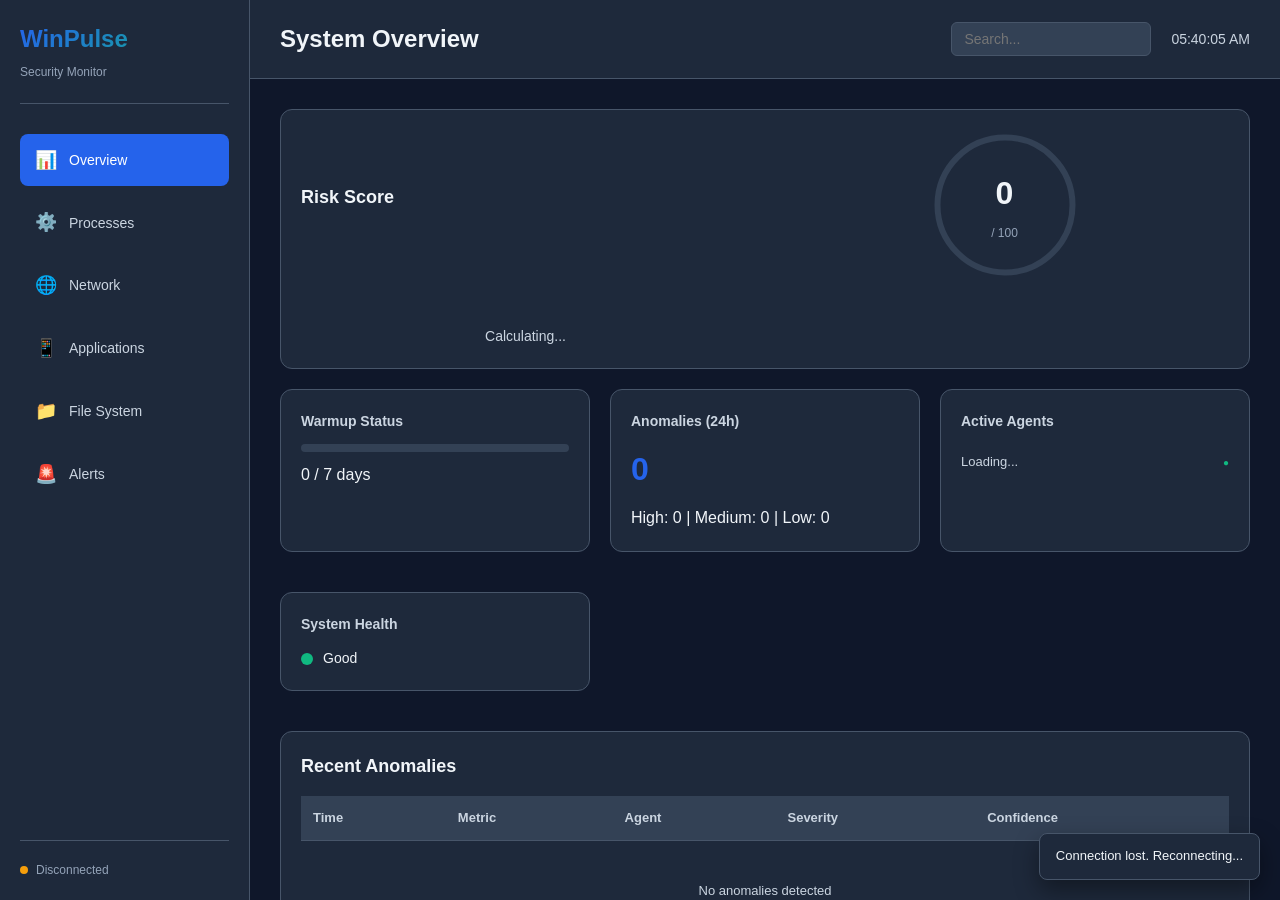
<file: frontend/index.html>
<!DOCTYPE html>
<html lang="en">
<head>
    <meta charset="UTF-8">
    <meta name="viewport" content="width=device-width, initial-scale=1.0">
    <title>WinPulse - System Security Dashboard</title>
    <link rel="stylesheet" href="styles.css">
</head>
<body>
    <div class="container">
        <!-- Sidebar Navigation -->
        <aside class="sidebar">
            <div class="logo">
                <h1>WinPulse</h1>
                <p>Security Monitor</p>
            </div>
            <nav class="nav-menu">
                <a href="index.html" class="nav-item active" data-page="overview">
                    <span class="icon">📊</span>
                    <span>Overview</span>
                </a>
                <a href="processes.html" class="nav-item" data-page="processes">
                    <span class="icon">⚙️</span>
                    <span>Processes</span>
                </a>
                <a href="network.html" class="nav-item" data-page="network">
                    <span class="icon">🌐</span>
                    <span>Network</span>
                </a>
                <a href="applications.html" class="nav-item" data-page="applications">
                    <span class="icon">📱</span>
                    <span>Applications</span>
                </a>
                <a href="filesystem.html" class="nav-item" data-page="filesystem">
                    <span class="icon">📁</span>
                    <span>File System</span>
                </a>
                <a href="alerts.html" class="nav-item" data-page="alerts">
                    <span class="icon">🚨</span>
                    <span>Alerts</span>
                </a>
            </nav>
            <div class="sidebar-footer">
                <div class="status-indicator">
                    <span class="dot online"></span>
                    <span id="connection-status">Connected</span>
                </div>
            </div>
        </aside>

        <!-- Main Content -->
        <main class="main-content">
            <!-- Header -->
            <header class="header">
                <div class="header-left">
                    <h2 id="page-title">System Overview</h2>
                </div>
                <div class="header-right">
                    <div class="search-box">
                        <input type="text" placeholder="Search..." id="search-input">
                    </div>
                    <div class="user-menu">
                        <span id="current-time"></span>
                    </div>
                </div>
            </header>

            <!-- Content Area -->
            <div class="content">
                <!-- Overview Page -->
                <section id="overview-page" class="page active">
                    <!-- Risk Score Card -->
                    <div class="card risk-card">
                        <h3>Risk Score</h3>
                        <div class="risk-gauge">
                            <svg viewBox="0 0 200 200" class="gauge">
                                <circle cx="100" cy="100" r="90" class="gauge-bg"></circle>
                                <circle cx="100" cy="100" r="90" class="gauge-fill" id="risk-gauge-fill"></circle>
                            </svg>
                            <div class="risk-value">
                                <span id="risk-score">0</span>
                                <span class="risk-label">/ 100</span>
                            </div>
                        </div>
                        <p class="risk-status" id="risk-status">Calculating...</p>
                    </div>

                    <!-- System Status Cards -->
                    <div class="cards-grid">
                        <div class="card">
                            <h4>Warmup Status</h4>
                            <div class="status-content">
                                <div class="progress-bar">
                                    <div class="progress-fill" id="warmup-progress" style="width: 0%"></div>
                                </div>
                                <p id="warmup-text">0 / 7 days</p>
                            </div>
                        </div>

                        <div class="card">
                            <h4>Anomalies (24h)</h4>
                            <div class="status-content">
                                <div class="big-number" id="anomaly-count">0</div>
                                <p id="anomaly-breakdown">High: 0 | Medium: 0 | Low: 0</p>
                            </div>
                        </div>

                        <div class="card">
                            <h4>Active Agents</h4>
                            <div class="status-content">
                                <div class="agents-list" id="agents-list">
                                    <div class="agent-item">
                                        <span class="agent-name">Loading...</span>
                                        <span class="agent-status">●</span>
                                    </div>
                                </div>
                            </div>
                        </div>

                        <div class="card">
                            <h4>System Health</h4>
                            <div class="status-content">
                                <div class="health-indicator" id="health-indicator">
                                    <span class="health-dot"></span>
                                    <span id="health-text">Good</span>
                                </div>
                            </div>
                        </div>
                    </div>

                    <!-- Recent Anomalies -->
                    <div class="card">
                        <h3>Recent Anomalies</h3>
                        <div class="table-container">
                            <table class="data-table">
                                <thead>
                                    <tr>
                                        <th>Time</th>
                                        <th>Metric</th>
                                        <th>Agent</th>
                                        <th>Severity</th>
                                        <th>Confidence</th>
                                    </tr>
                                </thead>
                                <tbody id="recent-anomalies">
                                    <tr>
                                        <td colspan="5" class="empty-state">No anomalies detected</td>
                                    </tr>
                                </tbody>
                            </table>
                        </div>
                    </div>
                </section>
            </div>
        </main>
    </div>

    <!-- WebSocket Connection Status -->
    <div id="connection-toast" class="toast hidden">
        <span id="toast-message">Connecting...</span>
    </div>

    <script src="api.js"></script>
    <script src="ui.js"></script>
    <script src="app.js"></script>
</body>
</html>
</file>
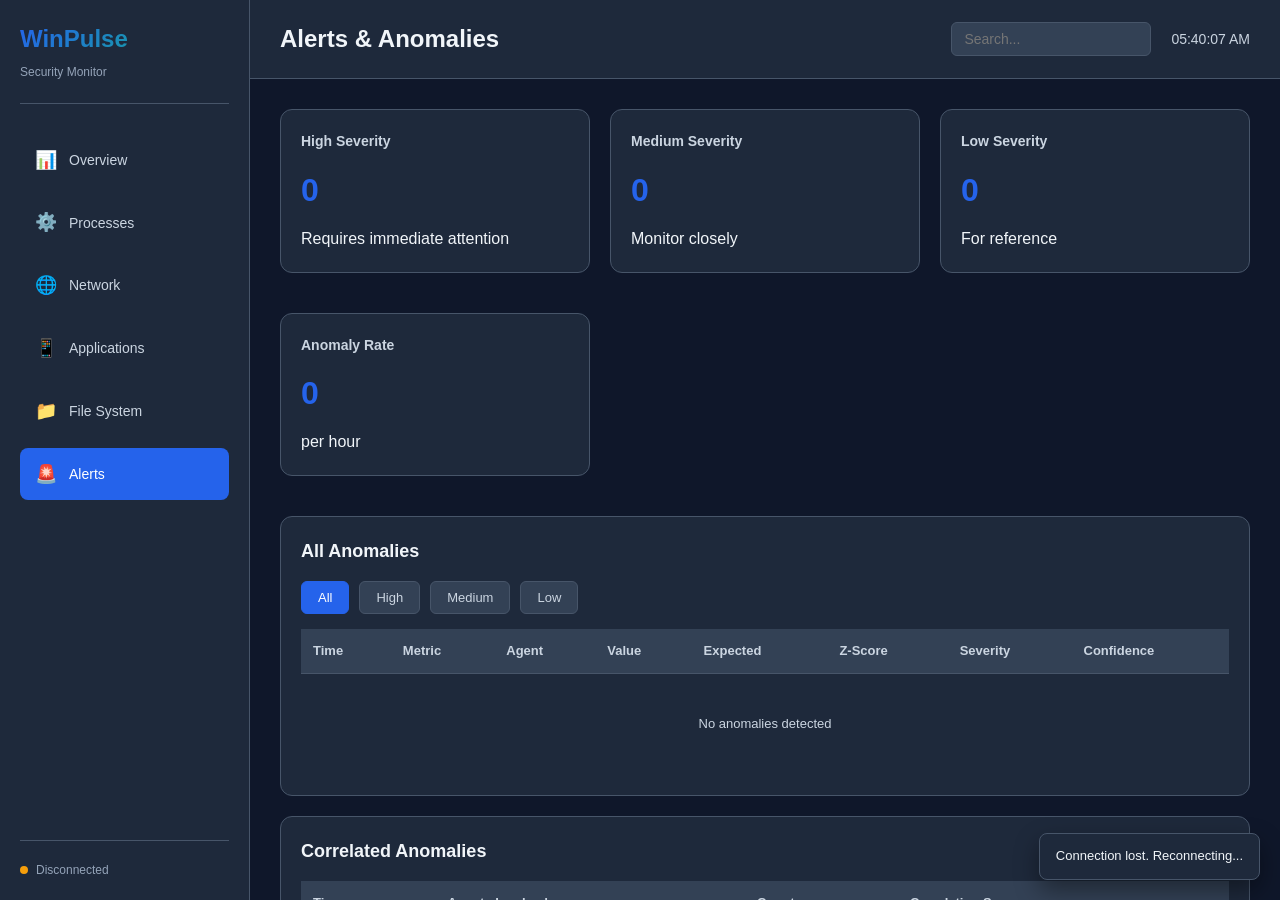
<file: frontend/alerts.html>
<!DOCTYPE html>
<html lang="en">
<head>
    <meta charset="UTF-8">
    <meta name="viewport" content="width=device-width, initial-scale=1.0">
    <title>Alerts & Anomalies - WinPulse</title>
    <link rel="stylesheet" href="styles.css">
</head>
<body>
    <div class="container">
        <aside class="sidebar">
            <div class="logo">
                <h1>WinPulse</h1>
                <p>Security Monitor</p>
            </div>
            <nav class="nav-menu">
                <a href="index.html" class="nav-item" data-page="overview">
                    <span class="icon">📊</span>
                    <span>Overview</span>
                </a>
                <a href="processes.html" class="nav-item" data-page="processes">
                    <span class="icon">⚙️</span>
                    <span>Processes</span>
                </a>
                <a href="network.html" class="nav-item" data-page="network">
                    <span class="icon">🌐</span>
                    <span>Network</span>
                </a>
                <a href="applications.html" class="nav-item" data-page="applications">
                    <span class="icon">📱</span>
                    <span>Applications</span>
                </a>
                <a href="filesystem.html" class="nav-item" data-page="filesystem">
                    <span class="icon">📁</span>
                    <span>File System</span>
                </a>
                <a href="alerts.html" class="nav-item active" data-page="alerts">
                    <span class="icon">🚨</span>
                    <span>Alerts</span>
                </a>
            </nav>
            <div class="sidebar-footer">
                <div class="status-indicator">
                    <span class="dot online"></span>
                    <span id="connection-status">Connected</span>
                </div>
            </div>
        </aside>

        <main class="main-content">
            <header class="header">
                <div class="header-left">
                    <h2 id="page-title">Alerts & Anomalies</h2>
                </div>
                <div class="header-right">
                    <div class="search-box">
                        <input type="text" placeholder="Search..." id="search-input">
                    </div>
                    <div class="user-menu">
                        <span id="current-time"></span>
                    </div>
                </div>
            </header>

            <div class="content">
                <div class="cards-grid">
                    <div class="card">
                        <h4>High Severity</h4>
                        <div class="status-content">
                            <div class="big-number" id="high-count">0</div>
                            <p>Requires immediate attention</p>
                        </div>
                    </div>

                    <div class="card">
                        <h4>Medium Severity</h4>
                        <div class="status-content">
                            <div class="big-number" id="medium-count">0</div>
                            <p>Monitor closely</p>
                        </div>
                    </div>

                    <div class="card">
                        <h4>Low Severity</h4>
                        <div class="status-content">
                            <div class="big-number" id="low-count">0</div>
                            <p>For reference</p>
                        </div>
                    </div>

                    <div class="card">
                        <h4>Anomaly Rate</h4>
                        <div class="status-content">
                            <div class="big-number" id="anomaly-rate">0</div>
                            <p id="rate-unit">per hour</p>
                        </div>
                    </div>
                </div>

                <div class="card">
                    <h3>All Anomalies</h3>
                    <div style="margin-bottom: 15px; display: flex; gap: 10px;">
                        <button class="filter-btn active" data-filter="all">All</button>
                        <button class="filter-btn" data-filter="high">High</button>
                        <button class="filter-btn" data-filter="medium">Medium</button>
                        <button class="filter-btn" data-filter="low">Low</button>
                    </div>
                    <div class="table-container">
                        <table class="data-table">
                            <thead>
                                <tr>
                                    <th>Time</th>
                                    <th>Metric</th>
                                    <th>Agent</th>
                                    <th>Value</th>
                                    <th>Expected</th>
                                    <th>Z-Score</th>
                                    <th>Severity</th>
                                    <th>Confidence</th>
                                </tr>
                            </thead>
                            <tbody id="anomalies-table">
                                <tr>
                                    <td colspan="8" class="empty-state">Loading...</td>
                                </tr>
                            </tbody>
                        </table>
                    </div>
                </div>

                <div class="card">
                    <h3>Correlated Anomalies</h3>
                    <div class="table-container">
                        <table class="data-table">
                            <thead>
                                <tr>
                                    <th>Time</th>
                                    <th>Agents Involved</th>
                                    <th>Count</th>
                                    <th>Correlation Score</th>
                                </tr>
                            </thead>
                            <tbody id="correlated-table">
                                <tr>
                                    <td colspan="4" class="empty-state">No correlated anomalies</td>
                                </tr>
                            </tbody>
                        </table>
                    </div>
                </div>
            </div>
        </main>
    </div>

    <div id="connection-toast" class="toast hidden">
        <span id="toast-message">Connecting...</span>
    </div>

    <style>
        .filter-btn {
            background-color: var(--bg-tertiary);
            border: 1px solid var(--border-color);
            color: var(--text-secondary);
            padding: 8px 16px;
            border-radius: 6px;
            cursor: pointer;
            font-size: 13px;
            transition: var(--transition);
        }

        .filter-btn:hover {
            border-color: var(--primary-color);
            color: var(--text-primary);
        }

        .filter-btn.active {
            background-color: var(--primary-color);
            border-color: var(--primary-color);
            color: white;
        }
    </style>

    <script src="api.js"></script>
    <script src="ui.js"></script>
    <script src="pages/alerts.js"></script>
</body>
</html>
</file>
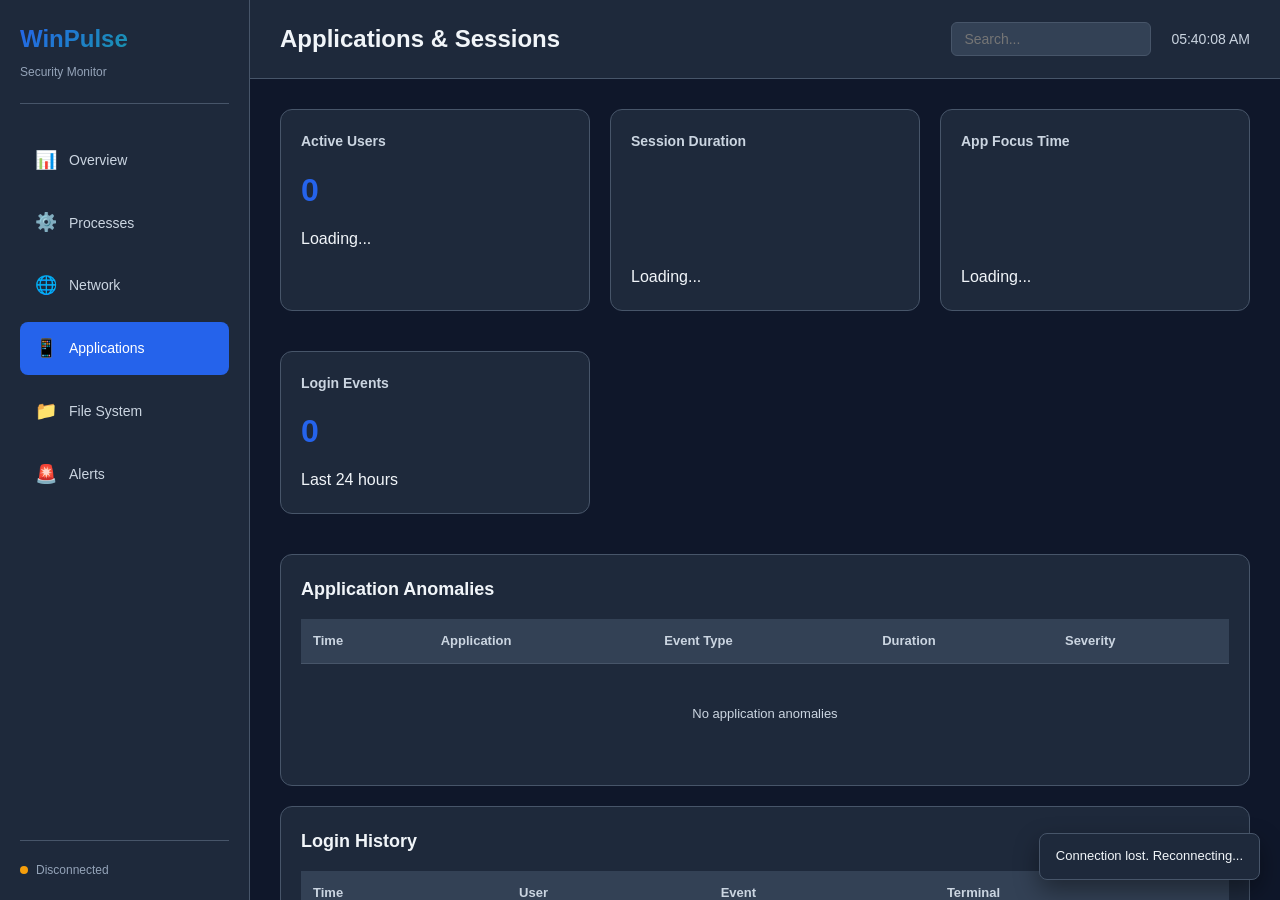
<file: frontend/applications.html>
<!DOCTYPE html>
<html lang="en">
<head>
    <meta charset="UTF-8">
    <meta name="viewport" content="width=device-width, initial-scale=1.0">
    <title>Applications & Sessions - WinPulse</title>
    <link rel="stylesheet" href="styles.css">
</head>
<body>
    <div class="container">
        <aside class="sidebar">
            <div class="logo">
                <h1>WinPulse</h1>
                <p>Security Monitor</p>
            </div>
            <nav class="nav-menu">
                <a href="index.html" class="nav-item" data-page="overview">
                    <span class="icon">📊</span>
                    <span>Overview</span>
                </a>
                <a href="processes.html" class="nav-item" data-page="processes">
                    <span class="icon">⚙️</span>
                    <span>Processes</span>
                </a>
                <a href="network.html" class="nav-item" data-page="network">
                    <span class="icon">🌐</span>
                    <span>Network</span>
                </a>
                <a href="applications.html" class="nav-item active" data-page="applications">
                    <span class="icon">📱</span>
                    <span>Applications</span>
                </a>
                <a href="filesystem.html" class="nav-item" data-page="filesystem">
                    <span class="icon">📁</span>
                    <span>File System</span>
                </a>
                <a href="alerts.html" class="nav-item" data-page="alerts">
                    <span class="icon">🚨</span>
                    <span>Alerts</span>
                </a>
            </nav>
            <div class="sidebar-footer">
                <div class="status-indicator">
                    <span class="dot online"></span>
                    <span id="connection-status">Connected</span>
                </div>
            </div>
        </aside>

        <main class="main-content">
            <header class="header">
                <div class="header-left">
                    <h2 id="page-title">Applications & Sessions</h2>
                </div>
                <div class="header-right">
                    <div class="search-box">
                        <input type="text" placeholder="Search..." id="search-input">
                    </div>
                    <div class="user-menu">
                        <span id="current-time"></span>
                    </div>
                </div>
            </header>

            <div class="content">
                <div class="cards-grid">
                    <div class="card">
                        <h4>Active Users</h4>
                        <div class="status-content">
                            <div class="big-number" id="active-users">0</div>
                            <p id="users-list">Loading...</p>
                        </div>
                    </div>

                    <div class="card">
                        <h4>Session Duration</h4>
                        <div class="status-content">
                            <canvas id="session-chart" width="300" height="100"></canvas>
                            <p id="session-value">Loading...</p>
                        </div>
                    </div>

                    <div class="card">
                        <h4>App Focus Time</h4>
                        <div class="status-content">
                            <canvas id="focus-chart" width="300" height="100"></canvas>
                            <p id="focus-value">Loading...</p>
                        </div>
                    </div>

                    <div class="card">
                        <h4>Login Events</h4>
                        <div class="status-content">
                            <div class="big-number" id="login-count">0</div>
                            <p id="login-status">Last 24 hours</p>
                        </div>
                    </div>
                </div>

                <div class="card">
                    <h3>Application Anomalies</h3>
                    <div class="table-container">
                        <table class="data-table">
                            <thead>
                                <tr>
                                    <th>Time</th>
                                    <th>Application</th>
                                    <th>Event Type</th>
                                    <th>Duration</th>
                                    <th>Severity</th>
                                </tr>
                            </thead>
                            <tbody id="app-anomalies">
                                <tr>
                                    <td colspan="5" class="empty-state">Loading...</td>
                                </tr>
                            </tbody>
                        </table>
                    </div>
                </div>

                <div class="card">
                    <h3>Login History</h3>
                    <div class="table-container">
                        <table class="data-table">
                            <thead>
                                <tr>
                                    <th>Time</th>
                                    <th>User</th>
                                    <th>Event</th>
                                    <th>Terminal</th>
                                </tr>
                            </thead>
                            <tbody id="login-history">
                                <tr>
                                    <td colspan="4" class="empty-state">Loading...</td>
                                </tr>
                            </tbody>
                        </table>
                    </div>
                </div>
            </div>
        </main>
    </div>

    <div id="connection-toast" class="toast hidden">
        <span id="toast-message">Connecting...</span>
    </div>

    <script src="api.js"></script>
    <script src="ui.js"></script>
    <script src="pages/applications.js"></script>
</body>
</html>
</file>
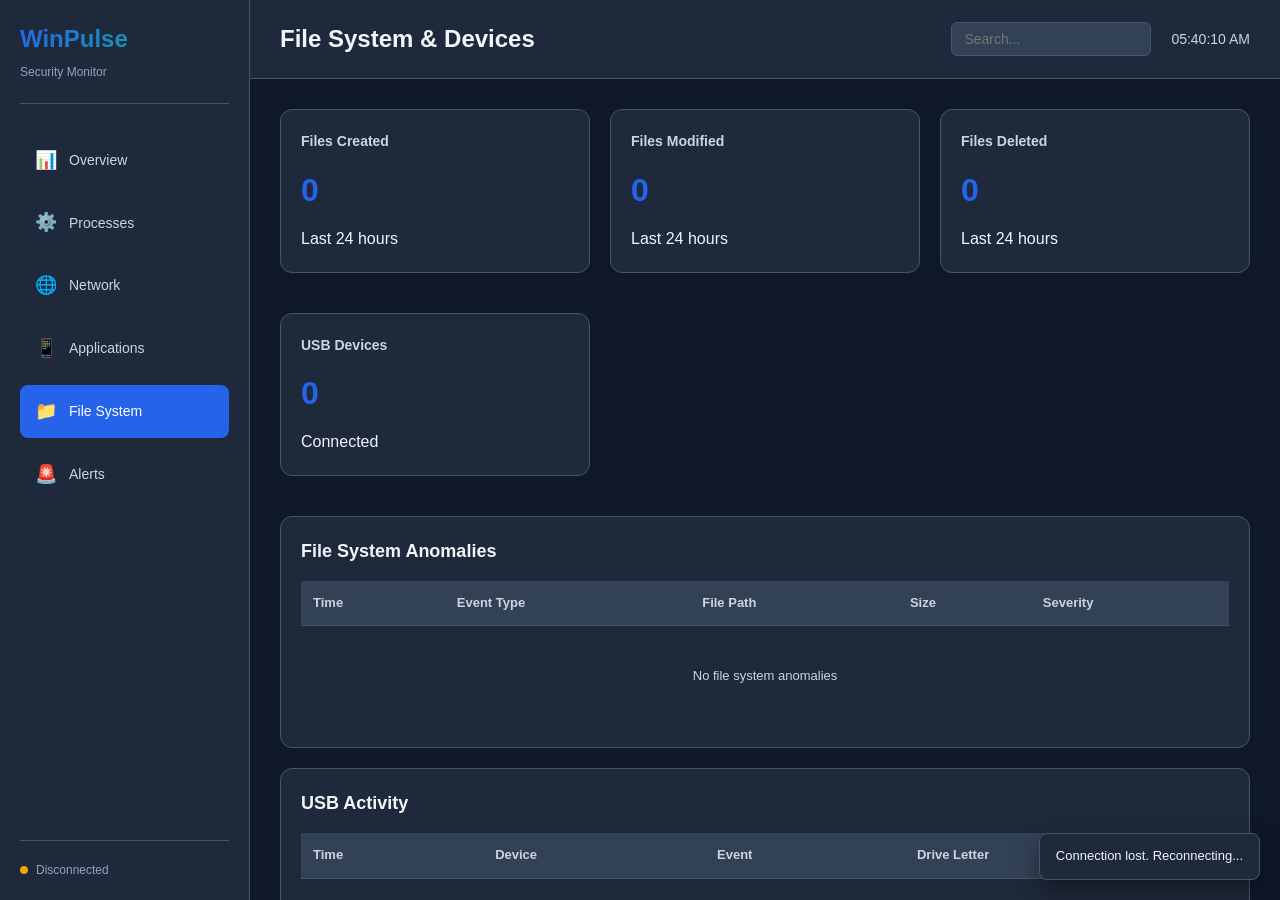
<file: frontend/filesystem.html>
<!DOCTYPE html>
<html lang="en">
<head>
    <meta charset="UTF-8">
    <meta name="viewport" content="width=device-width, initial-scale=1.0">
    <title>File System & Devices - WinPulse</title>
    <link rel="stylesheet" href="styles.css">
</head>
<body>
    <div class="container">
        <aside class="sidebar">
            <div class="logo">
                <h1>WinPulse</h1>
                <p>Security Monitor</p>
            </div>
            <nav class="nav-menu">
                <a href="index.html" class="nav-item" data-page="overview">
                    <span class="icon">📊</span>
                    <span>Overview</span>
                </a>
                <a href="processes.html" class="nav-item" data-page="processes">
                    <span class="icon">⚙️</span>
                    <span>Processes</span>
                </a>
                <a href="network.html" class="nav-item" data-page="network">
                    <span class="icon">🌐</span>
                    <span>Network</span>
                </a>
                <a href="applications.html" class="nav-item" data-page="applications">
                    <span class="icon">📱</span>
                    <span>Applications</span>
                </a>
                <a href="filesystem.html" class="nav-item active" data-page="filesystem">
                    <span class="icon">📁</span>
                    <span>File System</span>
                </a>
                <a href="alerts.html" class="nav-item" data-page="alerts">
                    <span class="icon">🚨</span>
                    <span>Alerts</span>
                </a>
            </nav>
            <div class="sidebar-footer">
                <div class="status-indicator">
                    <span class="dot online"></span>
                    <span id="connection-status">Connected</span>
                </div>
            </div>
        </aside>

        <main class="main-content">
            <header class="header">
                <div class="header-left">
                    <h2 id="page-title">File System & Devices</h2>
                </div>
                <div class="header-right">
                    <div class="search-box">
                        <input type="text" placeholder="Search..." id="search-input">
                    </div>
                    <div class="user-menu">
                        <span id="current-time"></span>
                    </div>
                </div>
            </header>

            <div class="content">
                <div class="cards-grid">
                    <div class="card">
                        <h4>Files Created</h4>
                        <div class="status-content">
                            <div class="big-number" id="files-created">0</div>
                            <p id="created-status">Last 24 hours</p>
                        </div>
                    </div>

                    <div class="card">
                        <h4>Files Modified</h4>
                        <div class="status-content">
                            <div class="big-number" id="files-modified">0</div>
                            <p id="modified-status">Last 24 hours</p>
                        </div>
                    </div>

                    <div class="card">
                        <h4>Files Deleted</h4>
                        <div class="status-content">
                            <div class="big-number" id="files-deleted">0</div>
                            <p id="deleted-status">Last 24 hours</p>
                        </div>
                    </div>

                    <div class="card">
                        <h4>USB Devices</h4>
                        <div class="status-content">
                            <div class="big-number" id="usb-count">0</div>
                            <p id="usb-status">Connected</p>
                        </div>
                    </div>
                </div>

                <div class="card">
                    <h3>File System Anomalies</h3>
                    <div class="table-container">
                        <table class="data-table">
                            <thead>
                                <tr>
                                    <th>Time</th>
                                    <th>Event Type</th>
                                    <th>File Path</th>
                                    <th>Size</th>
                                    <th>Severity</th>
                                </tr>
                            </thead>
                            <tbody id="fs-anomalies">
                                <tr>
                                    <td colspan="5" class="empty-state">Loading...</td>
                                </tr>
                            </tbody>
                        </table>
                    </div>
                </div>

                <div class="card">
                    <h3>USB Activity</h3>
                    <div class="table-container">
                        <table class="data-table">
                            <thead>
                                <tr>
                                    <th>Time</th>
                                    <th>Device</th>
                                    <th>Event</th>
                                    <th>Drive Letter</th>
                                </tr>
                            </thead>
                            <tbody id="usb-activity">
                                <tr>
                                    <td colspan="4" class="empty-state">No USB activity</td>
                                </tr>
                            </tbody>
                        </table>
                    </div>
                </div>
            </div>
        </main>
    </div>

    <div id="connection-toast" class="toast hidden">
        <span id="toast-message">Connecting...</span>
    </div>

    <script src="api.js"></script>
    <script src="ui.js"></script>
    <script src="pages/filesystem.js"></script>
</body>
</html>
</file>
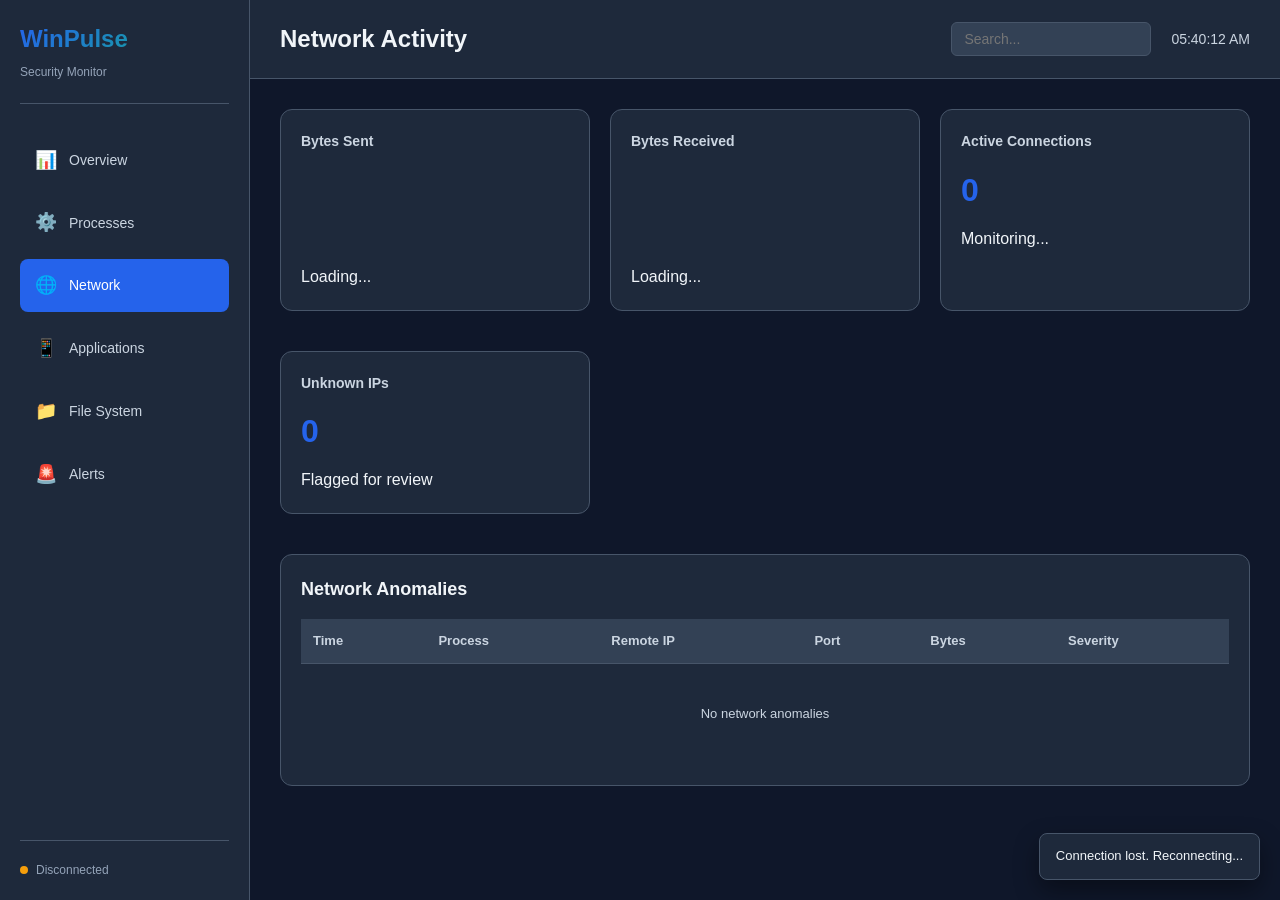
<file: frontend/network.html>
<!DOCTYPE html>
<html lang="en">
<head>
    <meta charset="UTF-8">
    <meta name="viewport" content="width=device-width, initial-scale=1.0">
    <title>Network Activity - WinPulse</title>
    <link rel="stylesheet" href="styles.css">
</head>
<body>
    <div class="container">
        <aside class="sidebar">
            <div class="logo">
                <h1>WinPulse</h1>
                <p>Security Monitor</p>
            </div>
            <nav class="nav-menu">
                <a href="index.html" class="nav-item" data-page="overview">
                    <span class="icon">📊</span>
                    <span>Overview</span>
                </a>
                <a href="processes.html" class="nav-item" data-page="processes">
                    <span class="icon">⚙️</span>
                    <span>Processes</span>
                </a>
                <a href="network.html" class="nav-item active" data-page="network">
                    <span class="icon">🌐</span>
                    <span>Network</span>
                </a>
                <a href="applications.html" class="nav-item" data-page="applications">
                    <span class="icon">📱</span>
                    <span>Applications</span>
                </a>
                <a href="filesystem.html" class="nav-item" data-page="filesystem">
                    <span class="icon">📁</span>
                    <span>File System</span>
                </a>
                <a href="alerts.html" class="nav-item" data-page="alerts">
                    <span class="icon">🚨</span>
                    <span>Alerts</span>
                </a>
            </nav>
            <div class="sidebar-footer">
                <div class="status-indicator">
                    <span class="dot online"></span>
                    <span id="connection-status">Connected</span>
                </div>
            </div>
        </aside>

        <main class="main-content">
            <header class="header">
                <div class="header-left">
                    <h2 id="page-title">Network Activity</h2>
                </div>
                <div class="header-right">
                    <div class="search-box">
                        <input type="text" placeholder="Search..." id="search-input">
                    </div>
                    <div class="user-menu">
                        <span id="current-time"></span>
                    </div>
                </div>
            </header>

            <div class="content">
                <div class="cards-grid">
                    <div class="card">
                        <h4>Bytes Sent</h4>
                        <div class="status-content">
                            <canvas id="sent-chart" width="300" height="100"></canvas>
                            <p id="sent-value">Loading...</p>
                        </div>
                    </div>

                    <div class="card">
                        <h4>Bytes Received</h4>
                        <div class="status-content">
                            <canvas id="received-chart" width="300" height="100"></canvas>
                            <p id="received-value">Loading...</p>
                        </div>
                    </div>

                    <div class="card">
                        <h4>Active Connections</h4>
                        <div class="status-content">
                            <div class="big-number" id="connection-count">0</div>
                            <p id="connection-status-text">Monitoring...</p>
                        </div>
                    </div>

                    <div class="card">
                        <h4>Unknown IPs</h4>
                        <div class="status-content">
                            <div class="big-number" id="unknown-ips">0</div>
                            <p>Flagged for review</p>
                        </div>
                    </div>
                </div>

                <div class="card">
                    <h3>Network Anomalies</h3>
                    <div class="table-container">
                        <table class="data-table">
                            <thead>
                                <tr>
                                    <th>Time</th>
                                    <th>Process</th>
                                    <th>Remote IP</th>
                                    <th>Port</th>
                                    <th>Bytes</th>
                                    <th>Severity</th>
                                </tr>
                            </thead>
                            <tbody id="network-anomalies">
                                <tr>
                                    <td colspan="6" class="empty-state">Loading...</td>
                                </tr>
                            </tbody>
                        </table>
                    </div>
                </div>
            </div>
        </main>
    </div>

    <div id="connection-toast" class="toast hidden">
        <span id="toast-message">Connecting...</span>
    </div>

    <script src="api.js"></script>
    <script src="ui.js"></script>
    <script src="pages/network.js"></script>
</body>
</html>
</file>
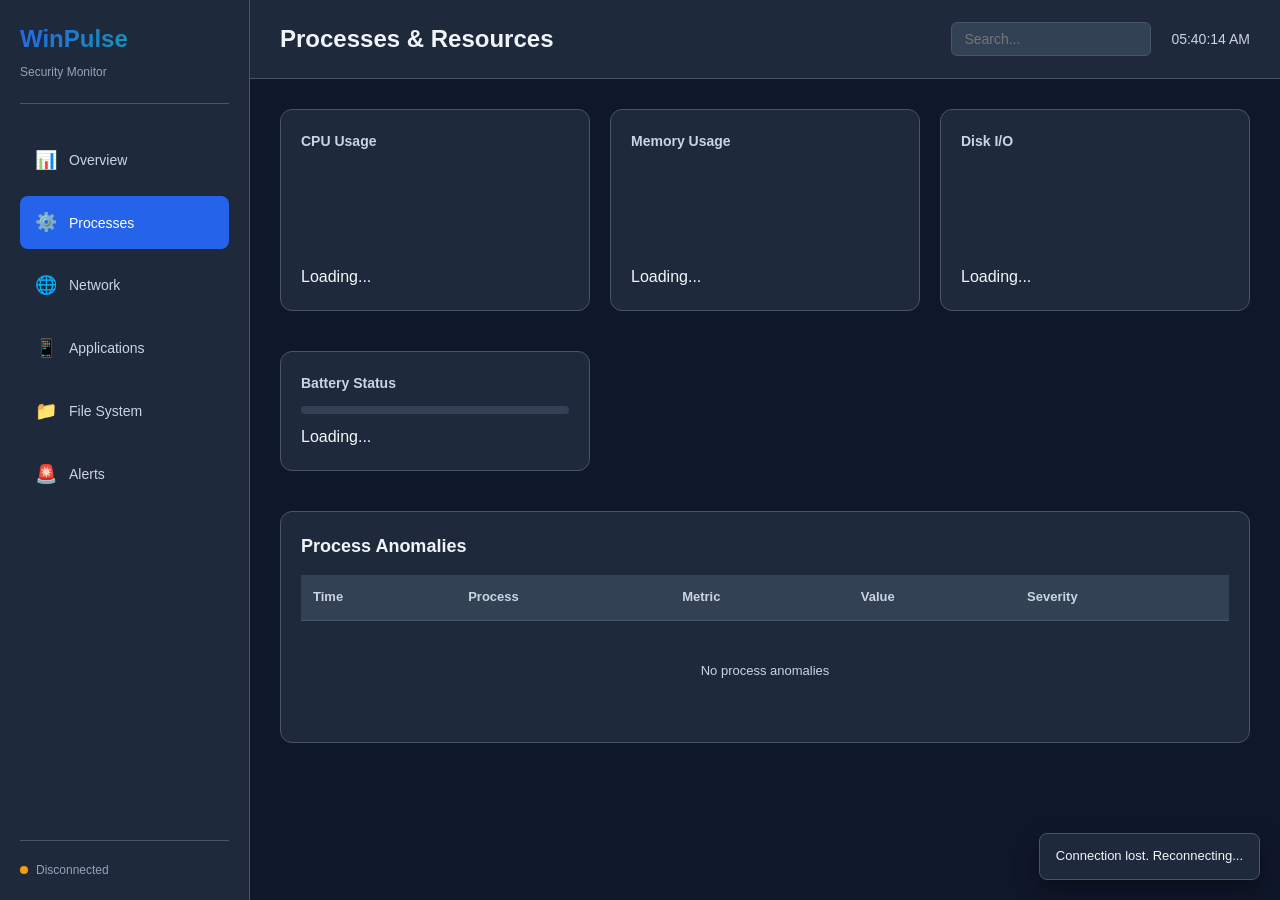
<file: frontend/processes.html>
<!DOCTYPE html>
<html lang="en">
<head>
    <meta charset="UTF-8">
    <meta name="viewport" content="width=device-width, initial-scale=1.0">
    <title>Processes & Resources - WinPulse</title>
    <link rel="stylesheet" href="styles.css">
</head>
<body>
    <div class="container">
        <!-- Sidebar Navigation -->
        <aside class="sidebar">
            <div class="logo">
                <h1>WinPulse</h1>
                <p>Security Monitor</p>
            </div>
            <nav class="nav-menu">
                <a href="index.html" class="nav-item" data-page="overview">
                    <span class="icon">📊</span>
                    <span>Overview</span>
                </a>
                <a href="processes.html" class="nav-item active" data-page="processes">
                    <span class="icon">⚙️</span>
                    <span>Processes</span>
                </a>
                <a href="network.html" class="nav-item" data-page="network">
                    <span class="icon">🌐</span>
                    <span>Network</span>
                </a>
                <a href="applications.html" class="nav-item" data-page="applications">
                    <span class="icon">📱</span>
                    <span>Applications</span>
                </a>
                <a href="filesystem.html" class="nav-item" data-page="filesystem">
                    <span class="icon">📁</span>
                    <span>File System</span>
                </a>
                <a href="alerts.html" class="nav-item" data-page="alerts">
                    <span class="icon">🚨</span>
                    <span>Alerts</span>
                </a>
            </nav>
            <div class="sidebar-footer">
                <div class="status-indicator">
                    <span class="dot online"></span>
                    <span id="connection-status">Connected</span>
                </div>
            </div>
        </aside>

        <!-- Main Content -->
        <main class="main-content">
            <!-- Header -->
            <header class="header">
                <div class="header-left">
                    <h2 id="page-title">Processes & Resources</h2>
                </div>
                <div class="header-right">
                    <div class="search-box">
                        <input type="text" placeholder="Search..." id="search-input">
                    </div>
                    <div class="user-menu">
                        <span id="current-time"></span>
                    </div>
                </div>
            </header>

            <!-- Content Area -->
            <div class="content">
                <div class="cards-grid">
                    <div class="card">
                        <h4>CPU Usage</h4>
                        <div class="status-content">
                            <canvas id="cpu-chart" width="300" height="100"></canvas>
                            <p id="cpu-value">Loading...</p>
                        </div>
                    </div>

                    <div class="card">
                        <h4>Memory Usage</h4>
                        <div class="status-content">
                            <canvas id="memory-chart" width="300" height="100"></canvas>
                            <p id="memory-value">Loading...</p>
                        </div>
                    </div>

                    <div class="card">
                        <h4>Disk I/O</h4>
                        <div class="status-content">
                            <canvas id="disk-chart" width="300" height="100"></canvas>
                            <p id="disk-value">Loading...</p>
                        </div>
                    </div>

                    <div class="card">
                        <h4>Battery Status</h4>
                        <div class="status-content">
                            <div class="progress-bar">
                                <div class="progress-fill" id="battery-fill" style="width: 0%"></div>
                            </div>
                            <p id="battery-value">Loading...</p>
                        </div>
                    </div>
                </div>

                <div class="card">
                    <h3>Process Anomalies</h3>
                    <div class="table-container">
                        <table class="data-table">
                            <thead>
                                <tr>
                                    <th>Time</th>
                                    <th>Process</th>
                                    <th>Metric</th>
                                    <th>Value</th>
                                    <th>Severity</th>
                                </tr>
                            </thead>
                            <tbody id="process-anomalies">
                                <tr>
                                    <td colspan="5" class="empty-state">Loading...</td>
                                </tr>
                            </tbody>
                        </table>
                    </div>
                </div>
            </div>
        </main>
    </div>

    <!-- WebSocket Connection Status -->
    <div id="connection-toast" class="toast hidden">
        <span id="toast-message">Connecting...</span>
    </div>

    <script src="api.js"></script>
    <script src="ui.js"></script>
    <script src="pages/processes.js"></script>
</body>
</html>
</file>
<file: frontend/styles.css>
/* ============ GLOBAL STYLES ============ */

* {
    margin: 0;
    padding: 0;
    box-sizing: border-box;
}

:root {
    --primary-color: #2563eb;
    --primary-dark: #1e40af;
    --secondary-color: #10b981;
    --danger-color: #ef4444;
    --warning-color: #f59e0b;
    --info-color: #3b82f6;
    
    --bg-primary: #0f172a;
    --bg-secondary: #1e293b;
    --bg-tertiary: #334155;
    
    --text-primary: #f1f5f9;
    --text-secondary: #cbd5e1;
    --text-tertiary: #94a3b8;
    
    --border-color: #475569;
    --border-light: #334155;
    
    --shadow: 0 4px 6px rgba(0, 0, 0, 0.3);
    --shadow-lg: 0 10px 25px rgba(0, 0, 0, 0.4);
    
    --transition: all 0.3s ease;
}

body {
    font-family: -apple-system, BlinkMacSystemFont, 'Segoe UI', Roboto, Oxygen, Ubuntu, Cantarell, sans-serif;
    background-color: var(--bg-primary);
    color: var(--text-primary);
    line-height: 1.6;
}

/* ============ LAYOUT ============ */

.container {
    display: flex;
    height: 100vh;
    overflow: hidden;
}

.sidebar {
    width: 250px;
    background-color: var(--bg-secondary);
    border-right: 1px solid var(--border-color);
    display: flex;
    flex-direction: column;
    overflow-y: auto;
    padding: 20px;
}

.logo {
    margin-bottom: 30px;
    padding-bottom: 20px;
    border-bottom: 1px solid var(--border-color);
}

.logo h1 {
    font-size: 24px;
    font-weight: 700;
    background: linear-gradient(135deg, var(--primary-color), var(--secondary-color));
    -webkit-background-clip: text;
    -webkit-text-fill-color: transparent;
    background-clip: text;
}

.logo p {
    font-size: 12px;
    color: var(--text-tertiary);
    margin-top: 5px;
}

.nav-menu {
    flex: 1;
    display: flex;
    flex-direction: column;
    gap: 10px;
}

.nav-item {
    display: flex;
    align-items: center;
    gap: 12px;
    padding: 12px 15px;
    border-radius: 8px;
    color: var(--text-secondary);
    text-decoration: none;
    transition: var(--transition);
    cursor: pointer;
    font-size: 14px;
}

.nav-item:hover {
    background-color: var(--bg-tertiary);
    color: var(--text-primary);
}

.nav-item.active {
    background-color: var(--primary-color);
    color: white;
}

.nav-item .icon {
    font-size: 18px;
}

.sidebar-footer {
    padding-top: 20px;
    border-top: 1px solid var(--border-color);
}

.status-indicator {
    display: flex;
    align-items: center;
    gap: 8px;
    font-size: 12px;
    color: var(--text-tertiary);
}

.dot {
    width: 8px;
    height: 8px;
    border-radius: 50%;
    background-color: var(--warning-color);
    animation: pulse 2s infinite;
}

.dot.online {
    background-color: var(--secondary-color);
}

@keyframes pulse {
    0%, 100% { opacity: 1; }
    50% { opacity: 0.5; }
}

.main-content {
    flex: 1;
    display: flex;
    flex-direction: column;
    overflow: hidden;
}

.header {
    background-color: var(--bg-secondary);
    border-bottom: 1px solid var(--border-color);
    padding: 20px 30px;
    display: flex;
    justify-content: space-between;
    align-items: center;
}

.header-left h2 {
    font-size: 24px;
    font-weight: 600;
}

.header-right {
    display: flex;
    align-items: center;
    gap: 20px;
}

.search-box {
    position: relative;
}

.search-box input {
    background-color: var(--bg-tertiary);
    border: 1px solid var(--border-color);
    color: var(--text-primary);
    padding: 8px 12px;
    border-radius: 6px;
    width: 200px;
    font-size: 14px;
    transition: var(--transition);
}

.search-box input:focus {
    outline: none;
    border-color: var(--primary-color);
    box-shadow: 0 0 0 3px rgba(37, 99, 235, 0.1);
}

.user-menu {
    font-size: 14px;
    color: var(--text-secondary);
}

.content {
    flex: 1;
    overflow-y: auto;
    padding: 30px;
}

/* ============ CARDS ============ */

.card {
    background-color: var(--bg-secondary);
    border: 1px solid var(--border-color);
    border-radius: 12px;
    padding: 20px;
    margin-bottom: 20px;
    transition: var(--transition);
}

.card:hover {
    border-color: var(--primary-color);
    box-shadow: var(--shadow);
}

.card h3 {
    font-size: 18px;
    font-weight: 600;
    margin-bottom: 15px;
}

.card h4 {
    font-size: 14px;
    font-weight: 600;
    color: var(--text-secondary);
    margin-bottom: 12px;
}

.cards-grid {
    display: grid;
    grid-template-columns: repeat(auto-fit, minmax(250px, 1fr));
    gap: 20px;
    margin-bottom: 20px;
}

/* ============ RISK GAUGE ============ */

.risk-card {
    grid-column: 1 / -1;
    display: grid;
    grid-template-columns: 1fr 1fr;
    gap: 30px;
    align-items: center;
}

.risk-gauge {
    display: flex;
    flex-direction: column;
    align-items: center;
    justify-content: center;
    position: relative;
}

.gauge {
    width: 150px;
    height: 150px;
    transform: rotate(-90deg);
}

.gauge-bg {
    fill: none;
    stroke: var(--bg-tertiary);
    stroke-width: 8;
}

.gauge-fill {
    fill: none;
    stroke: var(--secondary-color);
    stroke-width: 8;
    stroke-linecap: round;
    stroke-dasharray: 565;
    stroke-dashoffset: 565;
    transition: stroke-dashoffset 0.5s ease, stroke 0.3s ease;
}

.risk-value {
    position: absolute;
    display: flex;
    flex-direction: column;
    align-items: center;
    gap: 5px;
}

#risk-score {
    font-size: 32px;
    font-weight: 700;
}

.risk-label {
    font-size: 12px;
    color: var(--text-tertiary);
}

.risk-status {
    margin-top: 15px;
    text-align: center;
    font-size: 14px;
    color: var(--text-secondary);
}

/* ============ STATUS CONTENT ============ */

.status-content {
    display: flex;
    flex-direction: column;
    gap: 10px;
}

.progress-bar {
    width: 100%;
    height: 8px;
    background-color: var(--bg-tertiary);
    border-radius: 4px;
    overflow: hidden;
}

.progress-fill {
    height: 100%;
    background: linear-gradient(90deg, var(--primary-color), var(--secondary-color));
    border-radius: 4px;
    transition: width 0.3s ease;
}

.big-number {
    font-size: 32px;
    font-weight: 700;
    color: var(--primary-color);
}

.agents-list {
    display: flex;
    flex-direction: column;
    gap: 8px;
}

.agent-item {
    display: flex;
    justify-content: space-between;
    align-items: center;
    padding: 8px 0;
    font-size: 13px;
}

.agent-name {
    color: var(--text-secondary);
}

.agent-status {
    font-size: 10px;
    color: var(--secondary-color);
}

.agent-status.inactive {
    color: var(--danger-color);
}

.health-indicator {
    display: flex;
    align-items: center;
    gap: 10px;
    font-size: 14px;
}

.health-dot {
    width: 12px;
    height: 12px;
    border-radius: 50%;
    background-color: var(--secondary-color);
}

.health-dot.warning {
    background-color: var(--warning-color);
}

.health-dot.danger {
    background-color: var(--danger-color);
}

/* ============ TABLES ============ */

.table-container {
    overflow-x: auto;
}

.data-table {
    width: 100%;
    border-collapse: collapse;
    font-size: 13px;
}

.data-table thead {
    background-color: var(--bg-tertiary);
}

.data-table th {
    padding: 12px;
    text-align: left;
    font-weight: 600;
    color: var(--text-secondary);
    border-bottom: 1px solid var(--border-color);
}

.data-table td {
    padding: 12px;
    border-bottom: 1px solid var(--border-light);
    color: var(--text-secondary);
}

.data-table tbody tr:hover {
    background-color: var(--bg-tertiary);
}

.data-table tbody tr:last-child td {
    border-bottom: none;
}

.severity-badge {
    display: inline-block;
    padding: 4px 8px;
    border-radius: 4px;
    font-size: 11px;
    font-weight: 600;
    text-transform: uppercase;
}

.severity-badge.high {
    background-color: rgba(239, 68, 68, 0.2);
    color: #fca5a5;
}

.severity-badge.medium {
    background-color: rgba(245, 158, 11, 0.2);
    color: #fcd34d;
}

.severity-badge.low {
    background-color: rgba(16, 185, 129, 0.2);
    color: #86efac;
}

.empty-state {
    text-align: center;
    color: var(--text-tertiary);
    padding: 40px 12px !important;
}

/* ============ TOAST NOTIFICATIONS ============ */

.toast {
    position: fixed;
    bottom: 20px;
    right: 20px;
    background-color: var(--bg-secondary);
    border: 1px solid var(--border-color);
    border-radius: 8px;
    padding: 12px 16px;
    font-size: 13px;
    box-shadow: var(--shadow-lg);
    z-index: 1000;
    animation: slideIn 0.3s ease;
}

.toast.hidden {
    display: none;
}

@keyframes slideIn {
    from {
        transform: translateX(400px);
        opacity: 0;
    }
    to {
        transform: translateX(0);
        opacity: 1;
    }
}

/* ============ PAGES ============ */

.page {
    display: none;
}

.page.active {
    display: block;
}

/* ============ RESPONSIVE ============ */

@media (max-width: 768px) {
    .container {
        flex-direction: column;
    }

    .sidebar {
        width: 100%;
        height: auto;
        border-right: none;
        border-bottom: 1px solid var(--border-color);
        flex-direction: row;
        align-items: center;
        padding: 15px;
    }

    .logo {
        margin-bottom: 0;
        padding-bottom: 0;
        border-bottom: none;
        margin-right: 20px;
    }

    .nav-menu {
        flex-direction: row;
        gap: 5px;
        flex: 1;
    }

    .nav-item {
        padding: 8px 12px;
        font-size: 12px;
    }

    .nav-item .icon {
        font-size: 16px;
    }

    .sidebar-footer {
        padding-top: 0;
        border-top: none;
        margin-left: auto;
    }

    .header {
        flex-direction: column;
        gap: 15px;
        align-items: flex-start;
    }

    .header-right {
        width: 100%;
        flex-direction: column;
    }

    .search-box input {
        width: 100%;
    }

    .cards-grid {
        grid-template-columns: 1fr;
    }

    .risk-card {
        grid-template-columns: 1fr;
    }

    .content {
        padding: 15px;
    }
}

/* ============ SCROLLBAR ============ */

::-webkit-scrollbar {
    width: 8px;
    height: 8px;
}

::-webkit-scrollbar-track {
    background: var(--bg-secondary);
}

::-webkit-scrollbar-thumb {
    background: var(--border-color);
    border-radius: 4px;
}

::-webkit-scrollbar-thumb:hover {
    background: var(--text-tertiary);
}
</file>
